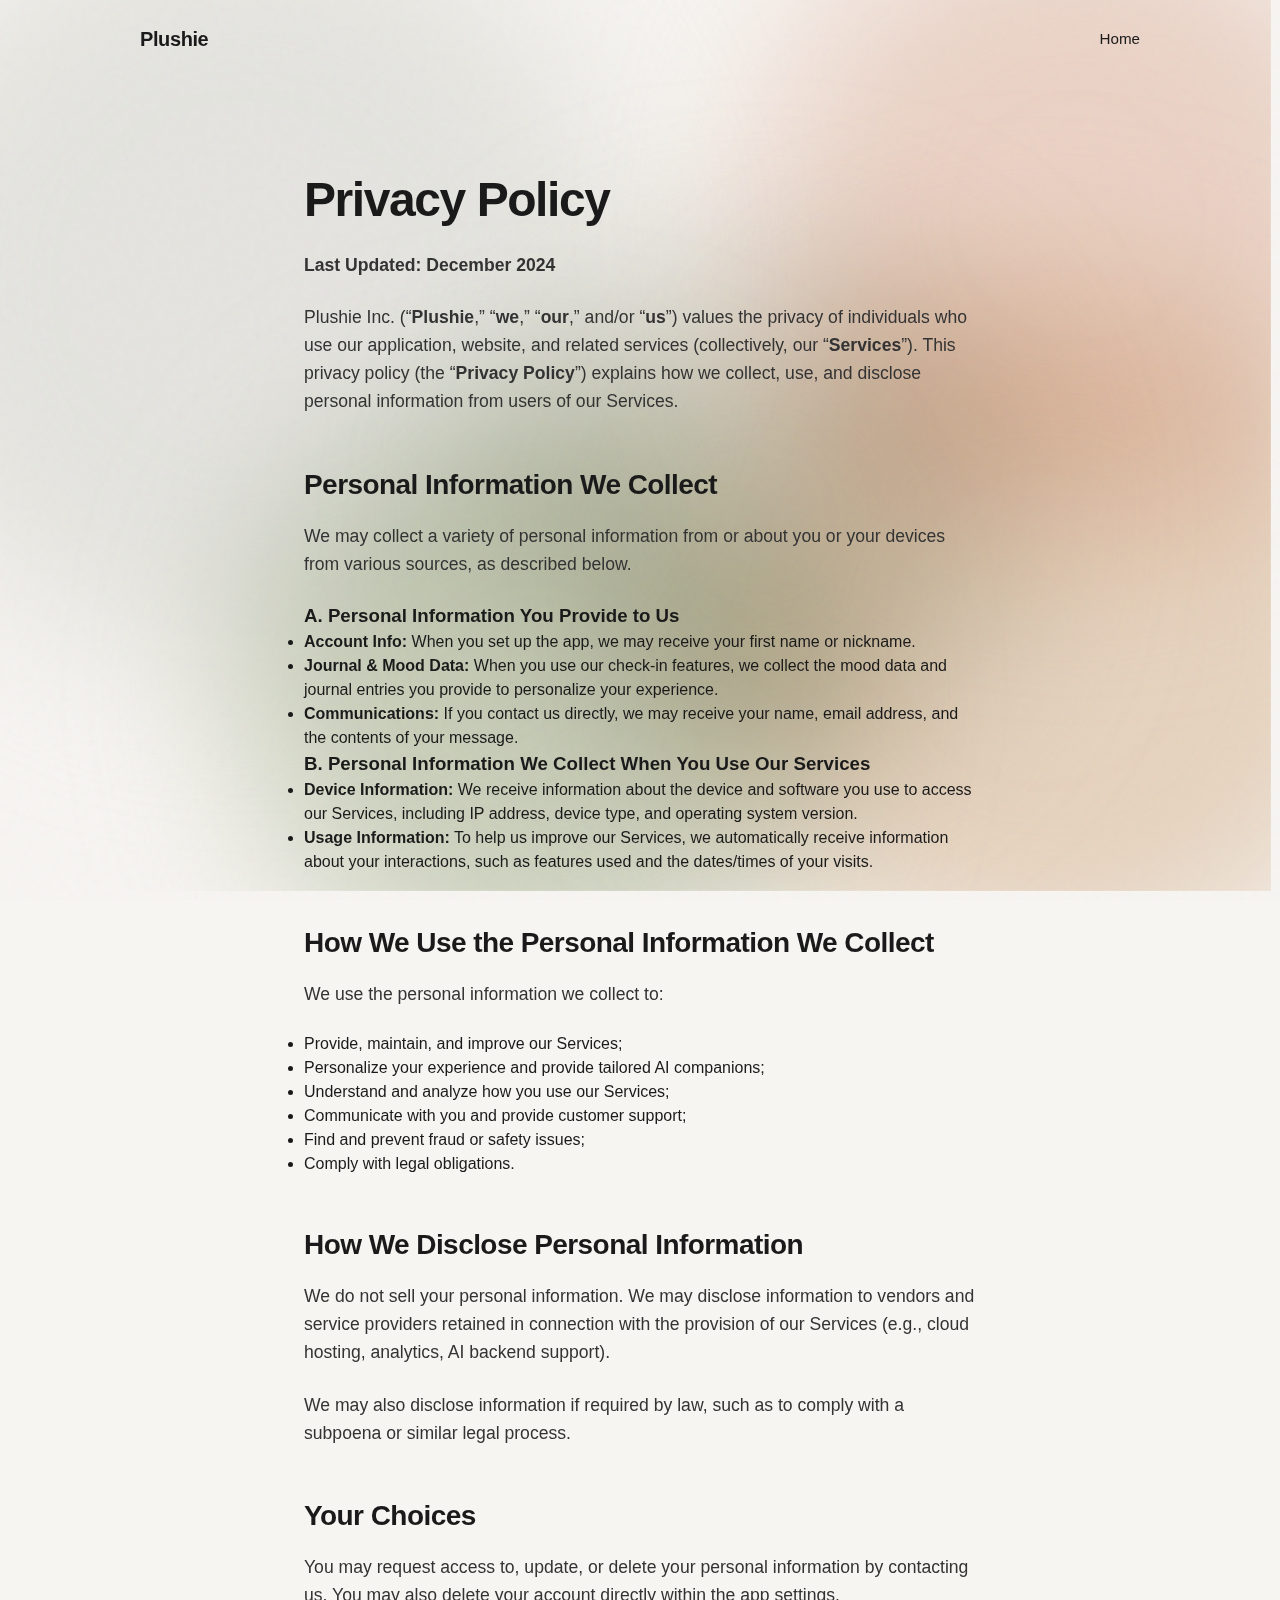
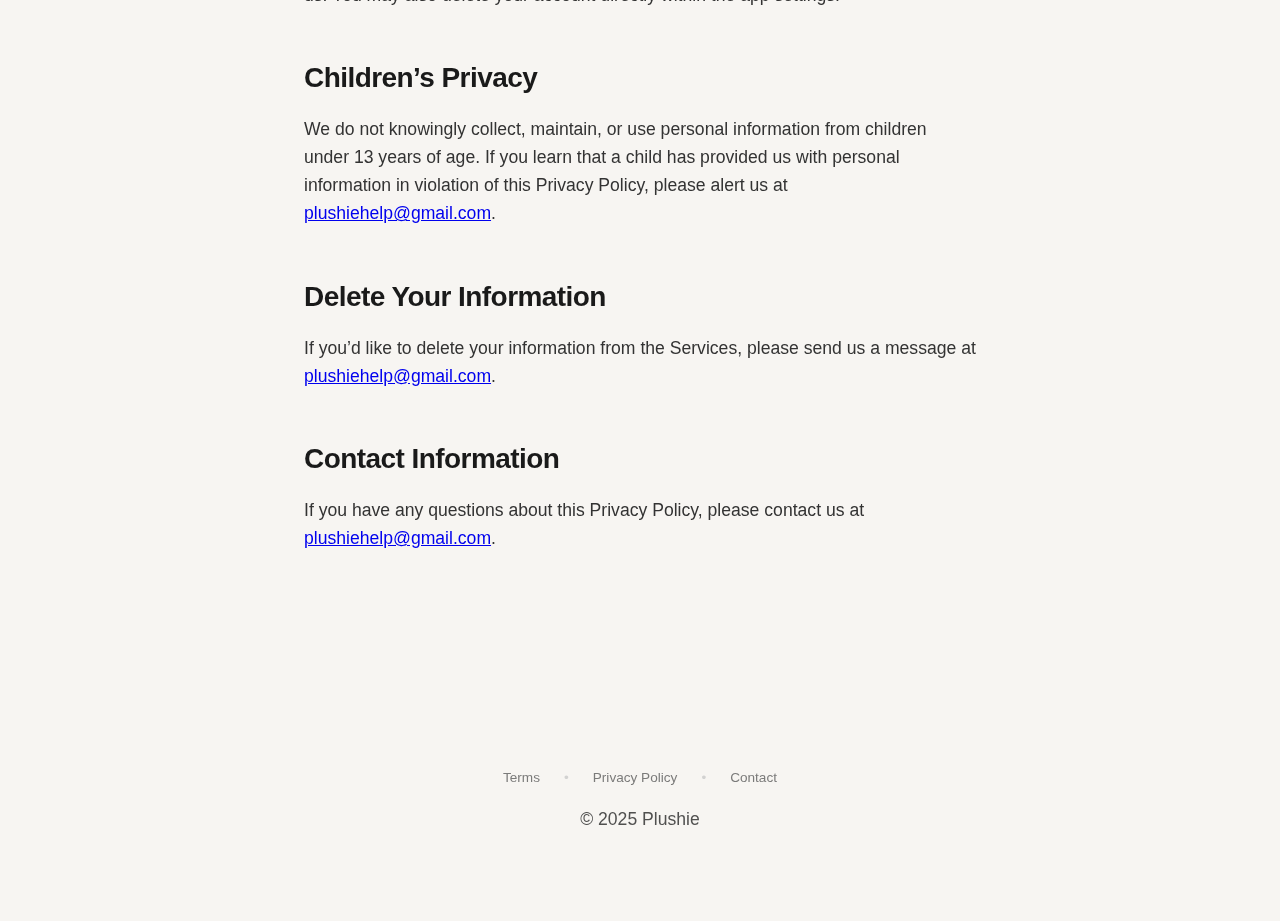
<file: privacy.html>
<!DOCTYPE html>
<html lang="en">
<head>
    <meta charset="UTF-8">
    <meta name="viewport" content="width=device-width, initial-scale=1.0">
    <title>Privacy Policy - Plushie</title>
    <link rel="stylesheet" href="style.css">
</head>
<body>
    <div class="background-animation">
        <div class="blob blob-1"></div>
        <div class="blob blob-2"></div>
        <div class="blob blob-3"></div>
        <div class="blob blob-4"></div>
        <div class="blob blob-5"></div>
    </div>
    <div class="grain-overlay"></div>

    <header>
        <nav>
            <a href="index.html" class="logo">Plushie</a>
            <ul class="nav-links">
                <li><a href="index.html">Home</a></li>
            </ul>
        </nav>
    </header>

    <div class="container content">
        <h1>Privacy Policy</h1>
        <p><strong>Last Updated: December 2024</strong></p>

        <p>
            Plushie Inc. (“<strong>Plushie</strong>,” “<strong>we</strong>,” “<strong>our</strong>,” and/or “<strong>us</strong>”) 
            values the privacy of individuals who use our application, website, and related services (collectively, our “<strong>Services</strong>”). 
            This privacy policy (the “<strong>Privacy Policy</strong>”) explains how we collect, use, and disclose personal information from users of our Services.
        </p>

        <h2>Personal Information We Collect</h2>
        <p>We may collect a variety of personal information from or about you or your devices from various sources, as described below.</p>

        <h3>A. Personal Information You Provide to Us</h3>
        <ul>
            <li><strong>Account Info:</strong> When you set up the app, we may receive your first name or nickname.</li>
            <li><strong>Journal & Mood Data:</strong> When you use our check-in features, we collect the mood data and journal entries you provide to personalize your experience.</li>
            <li><strong>Communications:</strong> If you contact us directly, we may receive your name, email address, and the contents of your message.</li>
        </ul>

        <h3>B. Personal Information We Collect When You Use Our Services</h3>
        <ul>
            <li><strong>Device Information:</strong> We receive information about the device and software you use to access our Services, including IP address, device type, and operating system version.</li>
            <li><strong>Usage Information:</strong> To help us improve our Services, we automatically receive information about your interactions, such as features used and the dates/times of your visits.</li>
        </ul>

        <h2>How We Use the Personal Information We Collect</h2>
        <p>We use the personal information we collect to:</p>
        <ul>
            <li>Provide, maintain, and improve our Services;</li>
            <li>Personalize your experience and provide tailored AI companions;</li>
            <li>Understand and analyze how you use our Services;</li>
            <li>Communicate with you and provide customer support;</li>
            <li>Find and prevent fraud or safety issues;</li>
            <li>Comply with legal obligations.</li>
        </ul>

        <h2>How We Disclose Personal Information</h2>
        <p>
            We do not sell your personal information. We may disclose information to vendors and service providers 
            retained in connection with the provision of our Services (e.g., cloud hosting, analytics, AI backend support).
        </p>
        <p>
            We may also disclose information if required by law, such as to comply with a subpoena or similar legal process.
        </p>

        <h2>Your Choices</h2>
        <p>
            You may request access to, update, or delete your personal information by contacting us. 
            You may also delete your account directly within the app settings.
        </p>

        <h2>Children’s Privacy</h2>
        <p>
            We do not knowingly collect, maintain, or use personal information from children under 13 years of age. 
            If you learn that a child has provided us with personal information in violation of this Privacy Policy, 
            please alert us at <a href="mailto:plushiehelp@gmail.com">plushiehelp@gmail.com</a>.
        </p>

        <h2>Delete Your Information</h2>
        <p>
            If you’d like to delete your information from the Services, please send us a message at 
            <a href="mailto:plushiehelp@gmail.com">plushiehelp@gmail.com</a>.
        </p>

        <h2>Contact Information</h2>
        <p>
            If you have any questions about this Privacy Policy, please contact us at 
            <a href="mailto:plushiehelp@gmail.com">plushiehelp@gmail.com</a>.
        </p>
    </div>

    <footer>
        <div class="footer-links">
            <a href="terms.html">Terms</a>
            <span style="color: #ccc;">•</span>
            <a href="privacy.html">Privacy Policy</a>
            <span style="color: #ccc;">•</span>
            <a href="support.html">Contact</a>
        </div>
        <p>&copy; 2025 Plushie</p>
    </footer>

    <!-- GSAP Animations -->
    <script src="https://cdnjs.cloudflare.com/ajax/libs/gsap/3.12.5/gsap.min.js"></script>
    <script src="script.js"></script>
</body>
</html>
</file>
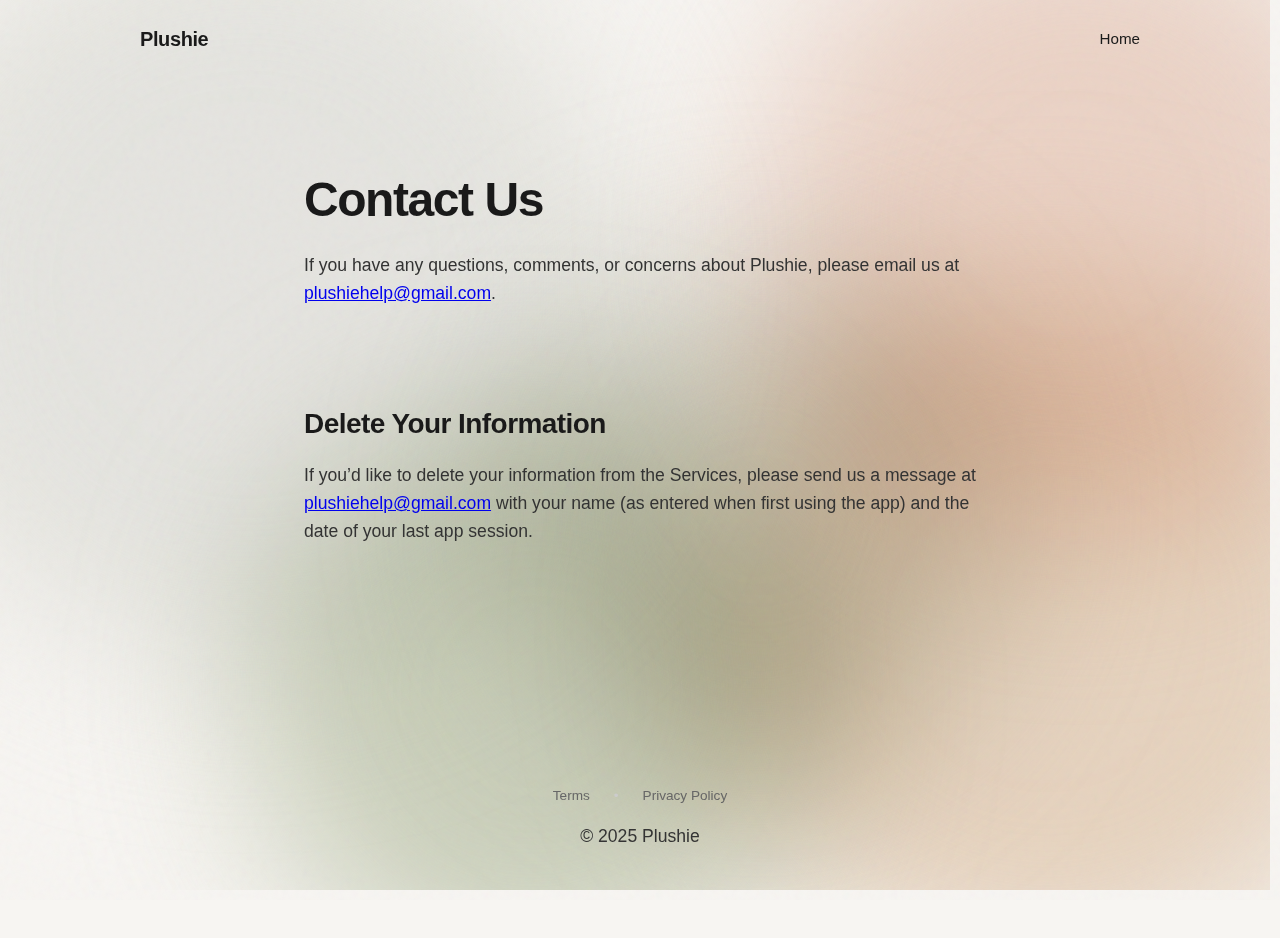
<file: support.html>
<!DOCTYPE html>
<html lang="en">
<head>
    <meta charset="UTF-8">
    <meta name="viewport" content="width=device-width, initial-scale=1.0">
    <title>Support - Plushie</title>
    <link rel="stylesheet" href="style.css">
</head>
<body>
    <div class="background-animation">
        <div class="blob blob-1"></div>
        <div class="blob blob-2"></div>
        <div class="blob blob-3"></div>
        <div class="blob blob-4"></div>
        <div class="blob blob-5"></div>
    </div>
    <div class="grain-overlay"></div>

    <header>
        <nav>
            <a href="index.html" class="logo">Plushie</a>
            <ul class="nav-links">
                <li><a href="index.html">Home</a></li>
            </ul>
        </nav>
    </header>

    <div class="container">
        <h1>Contact Us</h1>
        
        <p>
            If you have any questions, comments, or concerns about Plushie, please email us at 
            <a href="mailto:plushiehelp@gmail.com">plushiehelp@gmail.com</a>.
        </p>
        
        <br>
        
        <h2>Delete Your Information</h2>
        <p>
            If you’d like to delete your information from the Services, please send us a message at 
            <a href="mailto:plushiehelp@gmail.com">plushiehelp@gmail.com</a> with your name 
            (as entered when first using the app) and the date of your last app session.
        </p>

        <br>
    </div>

    <footer>
        <div class="footer-links">
            <a href="terms.html">Terms</a>
            <span style="color: #ccc;">•</span>
            <a href="privacy.html">Privacy Policy</a>
        </div>
        <p>&copy; 2025 Plushie</p>
    </footer>

    <!-- GSAP Animations -->
    <script src="https://cdnjs.cloudflare.com/ajax/libs/gsap/3.12.5/gsap.min.js"></script>
    <script src="script.js"></script>
</body>
</html>
</file>
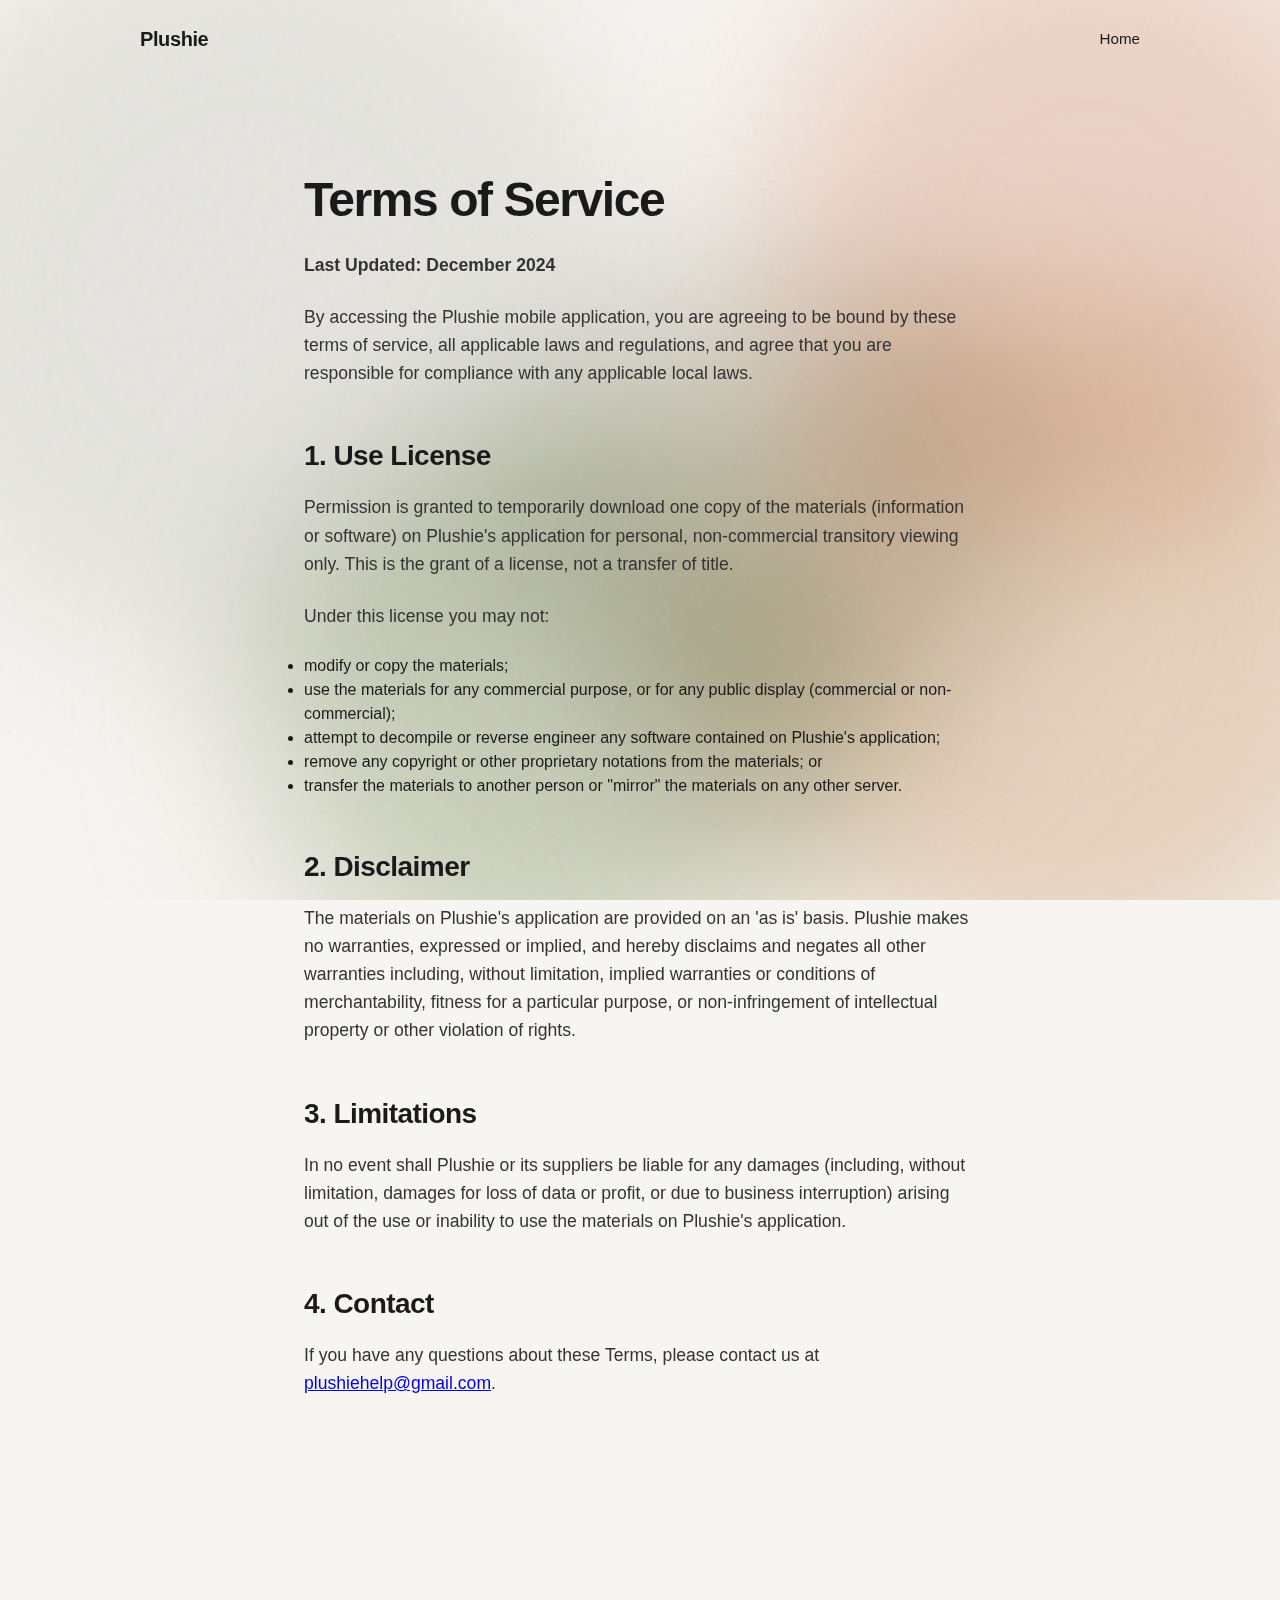
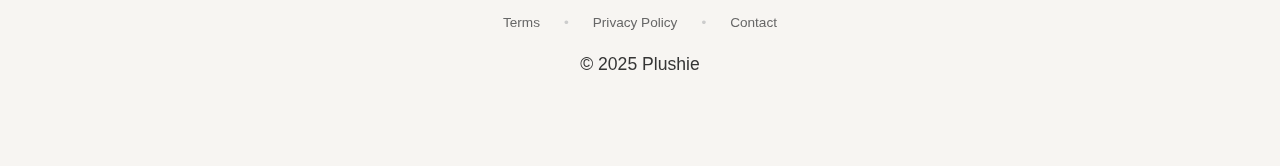
<file: terms.html>
<!DOCTYPE html>
<html lang="en">
<head>
    <meta charset="UTF-8">
    <meta name="viewport" content="width=device-width, initial-scale=1.0">
    <title>Terms of Service - Plushie</title>
    <link rel="stylesheet" href="style.css">
</head>
<body>
    <div class="background-animation">
        <div class="blob blob-1"></div>
        <div class="blob blob-2"></div>
        <div class="blob blob-3"></div>
        <div class="blob blob-4"></div>
        <div class="blob blob-5"></div>
    </div>
    <div class="grain-overlay"></div>

    <header>
        <nav>
            <a href="index.html" class="logo">Plushie</a>
            <ul class="nav-links">
                <li><a href="index.html">Home</a></li>
            </ul>
        </nav>
    </header>

    <div class="container content">
        <h1>Terms of Service</h1>
        <p><strong>Last Updated: December 2024</strong></p>

        <p>
            By accessing the Plushie mobile application, you are agreeing to be bound by these terms of service, 
            all applicable laws and regulations, and agree that you are responsible for compliance with any 
            applicable local laws.
        </p>

        <h2>1. Use License</h2>
        <p>
            Permission is granted to temporarily download one copy of the materials (information or software) 
            on Plushie's application for personal, non-commercial transitory viewing only. This is the grant 
            of a license, not a transfer of title.
        </p>
        <p>
            Under this license you may not:
        </p>
        <ul>
            <li>modify or copy the materials;</li>
            <li>use the materials for any commercial purpose, or for any public display (commercial or non-commercial);</li>
            <li>attempt to decompile or reverse engineer any software contained on Plushie's application;</li>
            <li>remove any copyright or other proprietary notations from the materials; or</li>
            <li>transfer the materials to another person or "mirror" the materials on any other server.</li>
        </ul>

        <h2>2. Disclaimer</h2>
        <p>
            The materials on Plushie's application are provided on an 'as is' basis. Plushie makes no warranties, 
            expressed or implied, and hereby disclaims and negates all other warranties including, without limitation, 
            implied warranties or conditions of merchantability, fitness for a particular purpose, or non-infringement 
            of intellectual property or other violation of rights.
        </p>

        <h2>3. Limitations</h2>
        <p>
            In no event shall Plushie or its suppliers be liable for any damages (including, without limitation, 
            damages for loss of data or profit, or due to business interruption) arising out of the use or 
            inability to use the materials on Plushie's application.
        </p>
        
        <h2>4. Contact</h2>
        <p>
            If you have any questions about these Terms, please contact us at 
            <a href="mailto:plushiehelp@gmail.com">plushiehelp@gmail.com</a>.
        </p>
    </div>

    <footer>
        <div class="footer-links">
            <a href="terms.html">Terms</a>
            <span style="color: #ccc;">•</span>
            <a href="privacy.html">Privacy Policy</a>
            <span style="color: #ccc;">•</span>
            <a href="support.html">Contact</a>
        </div>
        <p>&copy; 2025 Plushie</p>
    </footer>

    <!-- GSAP Animations -->
    <script src="https://cdnjs.cloudflare.com/ajax/libs/gsap/3.12.5/gsap.min.js"></script>
    <script src="script.js"></script>
</body>
</html>
</file>
<file: style.css>
:root {
  --bg-color: #f7f5f2; /* Off-white / Cream background */
  --text-color: #1a1a1a; /* Almost black for text */
  --accent-color: #1a1a1a;
  --link-color: #1a1a1a;
  --font-main: -apple-system, BlinkMacSystemFont, "Segoe UI", Roboto, Oxygen-Sans, Ubuntu, Cantarell, "Helvetica Neue", sans-serif;
}

* {
  box-sizing: border-box;
  margin: 0;
  padding: 0;
}

body {
  font-family: var(--font-main);
  background-color: var(--bg-color);
  color: var(--text-color);
  line-height: 1.5;
  -webkit-font-smoothing: antialiased;
  min-height: 100vh;
  position: relative;
  overflow-x: hidden;
}

/* 
   COOL ANIMATED BACKGROUND 
   Fluid Mesh Gradient Effect
*/
.background-animation {
  position: fixed;
  top: 0;
  left: 0;
  width: 100vw;
  height: 100vh;
  z-index: -1;
  background-color: #f7f5f2;
  overflow: hidden;
}

.blob {
  position: absolute;
  border-radius: 50%;
  filter: blur(80px); /* Heavy blur for mesh effect */
  opacity: 0.5; /* Lighter opacity */
  mix-blend-mode: multiply; /* Blends colors where they overlap */
  will-change: transform, border-radius;
}

/* Earthy / Natural Palette */
.blob-1 {
  width: 60vw;
  height: 60vw;
  background: #daddd8; /* Light Grey/Green */
  top: -10%;
  left: -10%;
}

.blob-2 {
  width: 50vw;
  height: 50vw;
  background: #e6b8a2; /* Muted Terra Cotta */
  top: -10%;
  right: -10%;
}

.blob-3 {
  width: 45vw;
  height: 45vw;
  background: #a3b18a; /* Sage Green */
  bottom: -10%;
  left: 20%;
}

.blob-4 {
  width: 55vw;
  height: 55vw;
  background: #ddb892; /* Warm Sand */
  bottom: -10%;
  right: -10%;
}

.blob-5 {
  width: 40vw;
  height: 40vw;
  background: #b7b7a4; /* Olive */
  top: 30%;
  left: 40%;
}


/* Grain Overlay for Texture */
.grain-overlay {
  position: fixed;
  top: 0;
  left: 0;
  width: 100%;
  height: 100%;
  z-index: -1;
  opacity: 0.04;
  pointer-events: none;
  background-image: url("data:image/svg+xml,%3Csvg viewBox='0 0 200 200' xmlns='http://www.w3.org/2000/svg'%3E%3Cfilter id='noiseFilter'%3E%3CfeTurbulence type='fractalNoise' baseFrequency='0.65' numOctaves='3' stitchTiles='stitch'/%3E%3C/filter%3E%3Crect width='100%25' height='100%25' filter='url(%23noiseFilter)'/%3E%3C/svg%3E");
}

/* Header & Nav */
header {
  padding: 1.5rem 2rem;
  background-color: transparent;
  display: flex;
  justify-content: space-between;
  align-items: center;
}

nav {
  width: 100%;
  max-width: 1000px;
  margin: 0 auto;
  display: flex;
  justify-content: space-between;
  align-items: center;
}

.logo {
  font-size: 1.25rem;
  font-weight: 600;
  color: var(--text-color);
  text-decoration: none;
  letter-spacing: -0.02em;
}

.nav-links {
  list-style: none;
  display: flex;
  gap: 2rem;
}

.nav-links a {
  color: var(--text-color);
  text-decoration: none;
  font-size: 0.95rem;
  font-weight: 500;
}

.nav-links a:hover {
  opacity: 0.7;
}

/* Content */
.container {
  max-width: 720px;
  margin: 0 auto;
  padding: 6rem 1.5rem 8rem;
  position: relative;
  z-index: 1;
}

h1 {
  font-size: 3rem;
  font-weight: 700;
  margin-bottom: 1.5rem;
  letter-spacing: -0.03em;
  line-height: 1.1;
  color: #1a1a1a;
}

h2 {
  font-size: 1.75rem;
  font-weight: 600;
  margin-top: 3rem;
  margin-bottom: 1rem;
  letter-spacing: -0.02em;
}

p {
  font-size: 1.1rem;
  margin-bottom: 1.5rem;
  color: #333;
  line-height: 1.6;
}

.app-store-button {
  display: inline-flex;
  align-items: center;
  justify-content: center;
  background-color: #1a1a1a;
  color: #fff;
  padding: 1rem 2rem;
  border-radius: 12px;
  text-decoration: none;
  font-weight: 600;
  font-size: 1rem;
  margin-top: 1.5rem;
  transition: transform 0.2s, background-color 0.2s;
  box-shadow: 0 10px 20px rgba(0,0,0,0.1);
}

.app-store-button:hover {
  background-color: #000;
  transform: translateY(-2px);
  box-shadow: 0 15px 30px rgba(0,0,0,0.15);
}

/* Footer */
footer {
  padding: 4rem 2rem;
  text-align: center;
  font-size: 0.85rem;
  color: #666;
  max-width: 1000px;
  margin: 0 auto;
  position: relative;
  z-index: 1;
}

.footer-links {
  display: flex;
  justify-content: center;
  gap: 1.5rem;
  margin-bottom: 1rem;
}

.footer-links a {
  color: #666;
  text-decoration: none;
  transition: color 0.2s;
}

.footer-links a:hover {
  color: #1a1a1a;
}

/* Utilities */
.text-center { text-align: center; }

@media (max-width: 768px) {
  h1 { font-size: 2.25rem; }
  .blob { opacity: 0.6; } /* Slightly reduce intensity on mobile */
}
</file>
